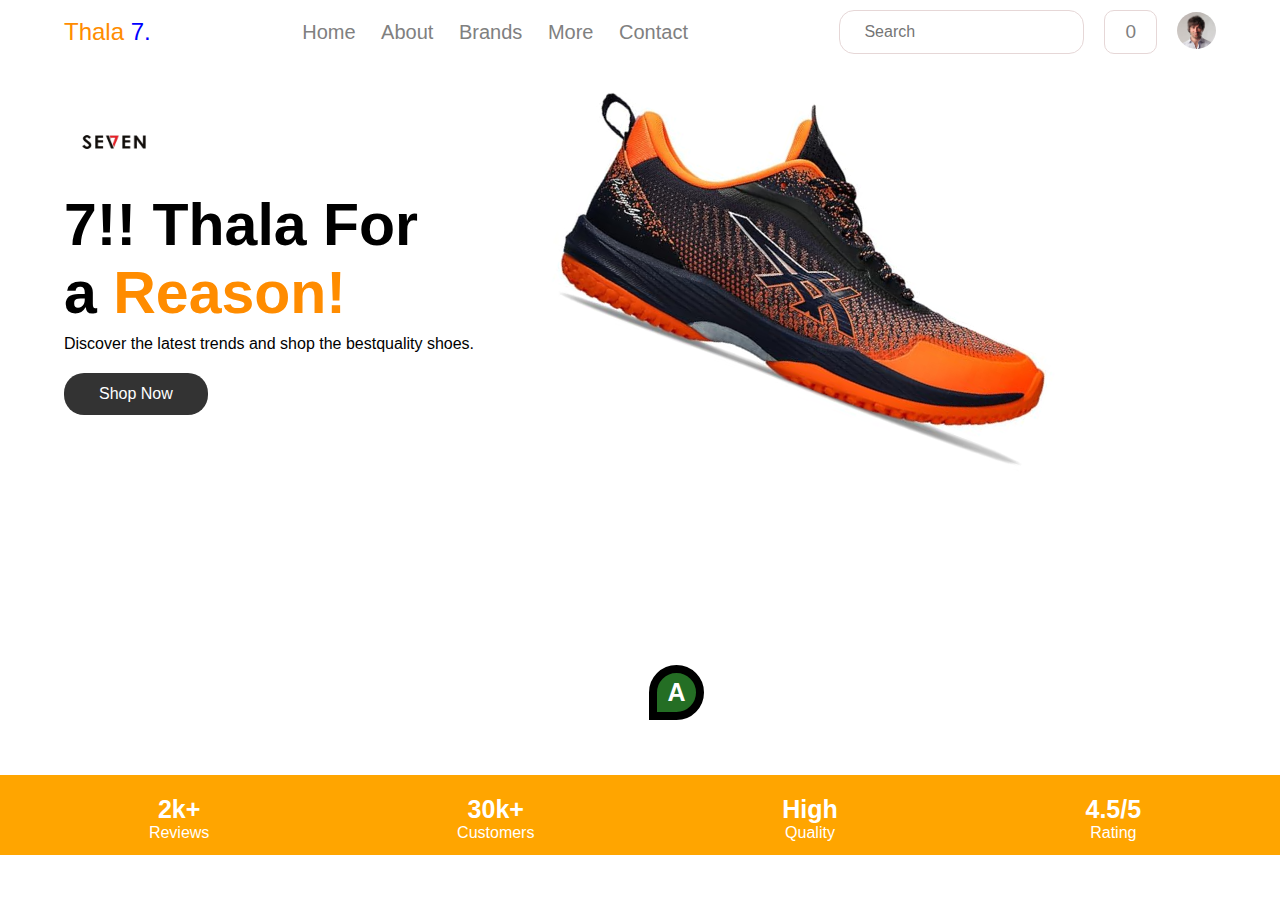
<file: project/index.html>
<!DOCTYPE html>
<html lang="en">

<head>
    <meta charset="UTF-8">
    <meta name="viewport" content="width=device-width, initial-scale=1.0">
    <title>Thala 7 sneaker shoe</title>
    <link rel="stylesheet" href="https://cdnjs.cloudflare.com/ajax/libs/font-awesome/6.5.1/css/all.min.css"
        integrity="sha512-DTOQO9RWCH3ppGqcWaEA1BIZOC6xxalwEsw9c2QQeAIftl+Vegovlnee1c9QX4TctnWMn13TZye+giMm8e2LwA=="
        crossorigin="anonymous" referrerpolicy="no-referrer" />
    <link rel="stylesheet" href="style.css">
</head>

<body>
    <div class="main-contener">
        <div class="main-contener1">
            <header class="navbar">
                <div class="logo">Thala <span>7.</span></div>
                <nav class="menu">
                    <ul>
                        <li><a href="#">Home</a></li>
                        <li><a href="#">About</a></li>
                        <li><a href="#">Brands</a>
                            <i class="fa-solid fa-chevron-down down" style="font-size: 10px; cursor: pointer;"></i>
                        </li>
                        <li><a href="#">More</a>
                            <i class="fa-solid fa-chevron-down down" style="font-size: 10px; cursor: pointer;"></i>
                        </li>
                        <li><a href="#">Contact</a></li>
                    </ul>
                </nav>
                <div class="actions">
                    <form>
                        <div class="search">
                            <i class="fa fa-search"></i>
                            <input class="search-input" type="text" placeholder="Search">
                        </div>
                    </form>

                    <div class="cart-icon">
                        <i class="fas fa-shopping-bag"></i>
                        <span>0</span>
                    </div>
                    <div class="profile-picture">
                        <img src="pic.jpeg">
                    </div>
                </div>
            </header>
            <section class="hero">
                <div class="hero-content">
                    <div class="left">
                        <img src="logo-removebg-preview.png" style="height: 90px; width: 100px; ">
                        <h1>7!! Thala For <br /> a <span>Reason!</span></h1>
                        <p>Discover the latest trends and shop the bestquality shoes.</p>
                        <a href="shoes.html" class="btn">Shop Now</a>
                    </div>

                    <div class="right">
                        <img src="1.jpeg" alt="Sneaker">
                    </div>
                </div>
                <div class="tag">A</div>
            </section>
        </div>
        <div class="main">
            <div class="footer">
                <div class="review">
                    <i class="fa-solid fa-comments"></i>
                    <div class="rev">
                        <span class="h1">2k+</span>
                        <span>Reviews</span>
                    </div>
                </div>
                <div class="review">
                    <i class="fa-solid fa-users"></i>
                    <div class="rev">
                        <span class="h1">30k+</span>
                        <span>Customers</span>
                    </div>
                </div>
                <div class="review">
                    <i class="fa-solid fa-ranking-star"></i>
                    <div class="rev">
                        <span class="h1">High</span>
                        <span>Quality</span>
                    </div>
                </div>
                <div class="review">
                    <i class="fa-solid fa-star-half-stroke"></i>
                    <div class="rev">
                        <span class="h1">4.5/5</span>
                        <span>Rating</span>
                    </div>
                </div>
            </div>
        </div>
    </div>
</body>
</html>
</file>
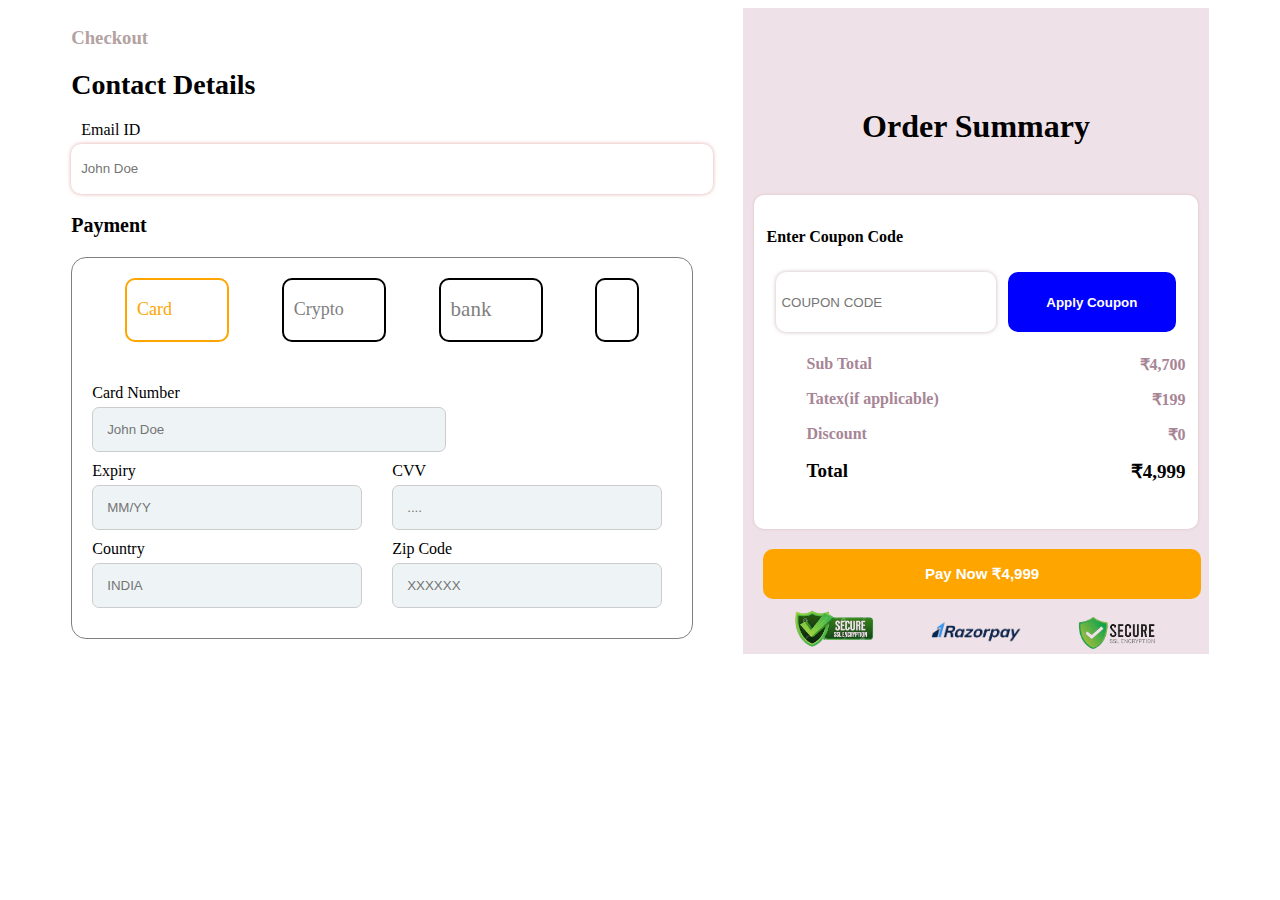
<file: project/pay.html>
<!DOCTYPE html>
<html lang="en">

<head>
    <meta charset="UTF-8" />
    <meta name="viewport" content="width=device-width, initial-scale=1.0" />
    <title>Checkout Page</title>
    <link rel="stylesheet" href="https://cdnjs.cloudflare.com/ajax/libs/font-awesome/6.5.1/css/all.min.css"
        integrity="sha512-DTOQO9RWCH3ppGqcWaEA1BIZOC6xxalwEsw9c2QQeAIftl+Vegovlnee1c9QX4TctnWMn13TZye+giMm8e2LwA=="
        crossorigin="anonymous" referrerpolicy="no-referrer" />
    <link rel="stylesheet" href="pay.css" />
</head>
<body>
    <div class="container">
        <div class="left">
            <h3 style="color: rgb(179, 162, 162)">Checkout</h3>
            <div class="contact-details">
                <h2 style="margin: 20px 0;">Contact Details</h2>
                <label for="email">Email ID</label>
                <input type="email" id="email" name="email" required placeholder="John Doe" />
            </div>
            <h3 class="left-heading">Payment</h3>
            <div class="pay-details">
                <div class="card-details">
                    <div style="border: 2px solid orange; color: orange">
                        <i style="font-size: 18px;" class="fa-regular fa-credit-card"></i>
                         <span style="font-size: 18px;">Card</span>
                    </div>
                    <div>
                        <i style="font-size: 18px;" class="fa-solid fa-bitcoin-sign"></i>
                        <span style="font-size: 18px;">Crypto</span>
                    </div>

                    <div>
                        <i style="font-size: 18px;" class="fa-solid fa-building-columns"></i>
                        <span style="font-size: 21px;">bank</span>
                    </div>
                    <div>
                        <i class="fa-solid fa-ellipsis-vertical dot"></i>
                    </div>
                </div>
                <div class="card-form">
                    <div>
                        <label for="cardNumber">Card Number</label>
                        <input type="text" id="cardNumber" name="cardNumber" placeholder="John Doe" required
                            style="background-color: rgb(238, 244, 246)" />
                    </div>
                </div>
                <div class="form-card">
                    <div>
                        <label for="expiry">Expiry</label>
                        <input type="text" id="expiry" name="expiry" placeholder="MM/YY" required
                            style="background-color: rgb(238, 244, 246)" />
                    </div>
                    <div>
                        <label for="cvv">CVV</label>
                        <input type="text" id="cvv" name="cvv" placeholder="...." required
                            style="background-color: rgb(238, 244, 246)" />
                    </div>
                </div>
                <div class="form-card1">
                    <div>
                        <label for="country">Country</label>
                        <input type="text" id="country" name="country" placeholder="INDIA" required
                            style="background-color: rgb(238, 244, 246)" />
                    </div>
                    <div>
                        <label for="zip">Zip Code</label>
                        <input type="text" id="zip" name="zip" placeholder="XXXXXX" required
                            style="background-color: rgb(238, 244, 246)" />
                    </div>
                </div>
            </div>
        </div>

        <div class="right">
            <h1 id="Order">Order Summary</h1>
            <div class="right-top">
                <div class="payment-section">
                    <p>Enter Coupon Code</p>
                    <input type="text" placeholder="COUPON CODE">
                    <a href="#"><button>Apply Coupon</button></a>
                </div>
                <div class="total-data">
                    <ul>
                        <li>Sub Total</li>
                        <li>&#8377;4,700</li>
                    </ul>
                    <ul>
                        <li>Tatex(if applicable)</li>
                        <li>&#8377;199</li>
                    </ul>
                    <ul>
                        <li>Discount</li>
                        <li>&#8377;0</li>
                    </ul>
                    <ul>
                        <li>Total</li>
                        <li>&#8377;4,999</li>
                    </ul>
                </div>
            </div>
            <div class="pay-section">
                <a href="#"><button>Pay Now &#8377;4,999</button></a>
                <div class="img">
                    <img src="sec.png" alt="sec.png">
                    <img src="roz.png" alt="Rozerpay">
                    <img src="secure.png" alt="Secure">
                </div>
            </div>
        </div>

    </div>
</body>

</html>
</file>
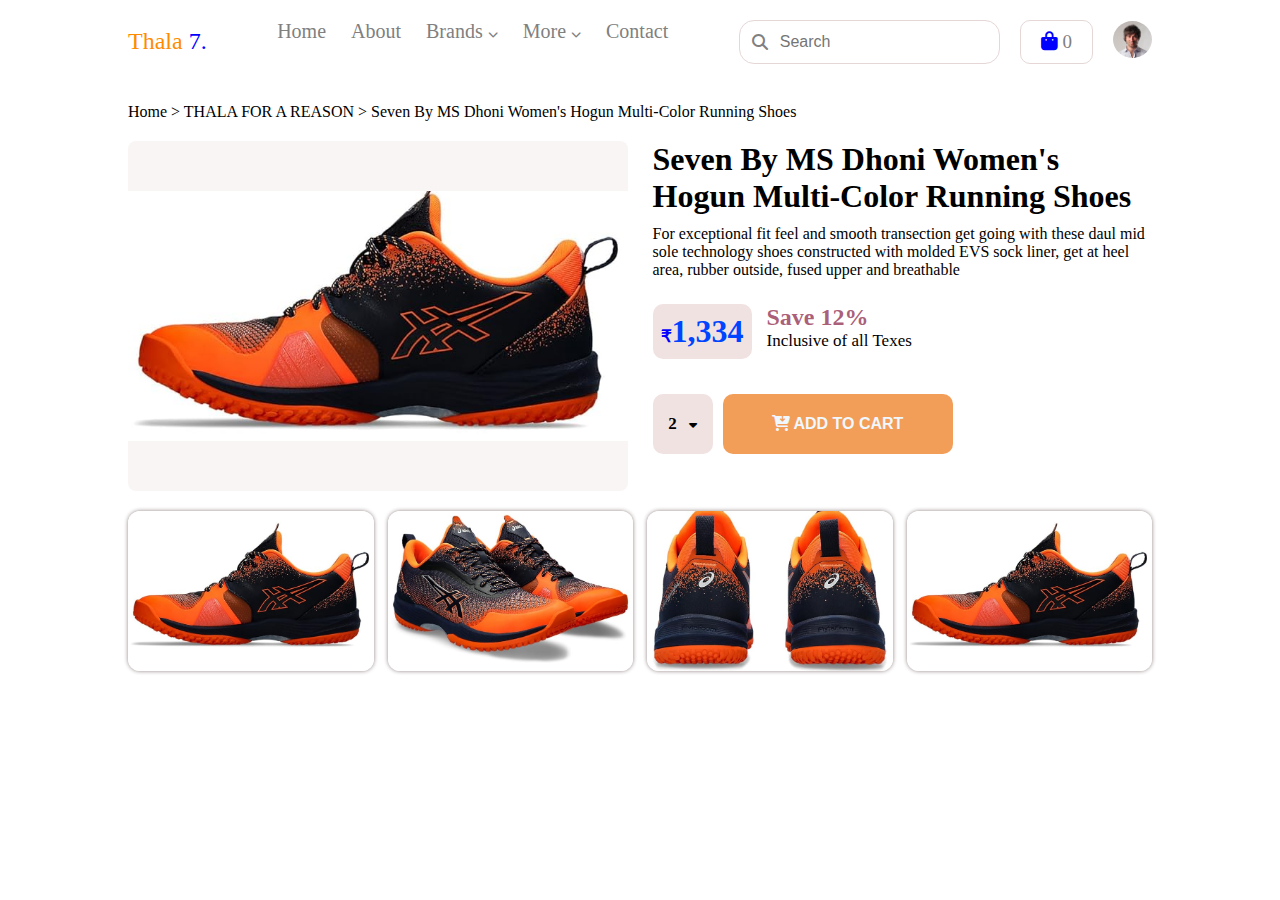
<file: project/shoes.html>
<!DOCTYPE html>
<html lang="en">

<head>
    <meta charset="UTF-8">
    <meta name="viewport" content="width=device-width, initial-scale=1.0">
    <title>Shoe Section</title>
    <link rel="stylesheet" href="https://cdnjs.cloudflare.com/ajax/libs/font-awesome/6.5.1/css/all.min.css" />
    <link rel="stylesheet" href="shoes.css">
</head>

<body>
    <div class="main">
        <nav>
            <div class="logo">Thala <span>7.</span></div>
            <nav class="menu">
                <ul>
                    <li><a href="#">Home</a></li>
                    <li><a href="#">About</a></li>
                    <li><a href="#">Brands</a>
                        <i class="fa-solid fa-chevron-down down" style="font-size: 10px; cursor: pointer;"></i>
                    </li>
                    <li><a href="#">More</a>
                        <i class="fa-solid fa-chevron-down down" style="font-size: 10px; cursor: pointer;"></i>
                    </li>
                    <li><a href="#">Contact</a></li>
                </ul>
            </nav>
            <div class="actions">
                <form>
                    <div class="search">
                        <i class="fa fa-search"></i>
                        <input class="search-input" type="text" placeholder="Search">
                    </div>
                </form>

                <div class="cart-icon">
                    <i class="fas fa-shopping-bag"></i>
                    <span>0</span>
                </div>
                <div class="profile-picture">
                    <img src="pic.jpeg">
                </div>
            </div>
        </nav>
        <p>Home > THALA FOR A REASON > Seven By MS Dhoni Women's Hogun Multi-Color Running Shoes </p>
        <div class="hero">
            <div class="left">
                <img src="2.jpeg" alt="">
            </div>
            <div class="right">
                <h1>Seven By MS Dhoni Women's Hogun Multi-Color Running Shoes</h1>
                <p>For exceptional fit feel and smooth transection get going with these daul mid sole technology shoes
                    constructed with molded EVS sock liner, get at heel area, rubber outside, fused upper and breathable
                </p>
                <div class="price">
                    <h1><span style="font-size: 17px;">&#8377;</span>1,334</h1>
                    <div class="saveper">
                        <h2>Save 12%</h2>
                        <p class="tex">Inclusive of all Texes</p>
                    </div>
                </div>
                <div class="addcartbtn">
                    <h2 class="selection"> 2 <i class="fa-solid fa-sort-down"></i></h2>
                    <a href="shopingCart.html"><button class="btn"><span><i class="fa-solid fa-cart-arrow-down"> </i> </span> ADD TO CART </button></a>
                </div>
            </div>
        </div>
        <div class="imgcontenar">
            <img src="2.jpeg" alt="">
            <img src="3.jpeg" alt="">
            <img src="4.jpeg" alt="">
            <img src="5.jpeg" alt="">
        </div>
    </div>
</body>

</html>
</file>
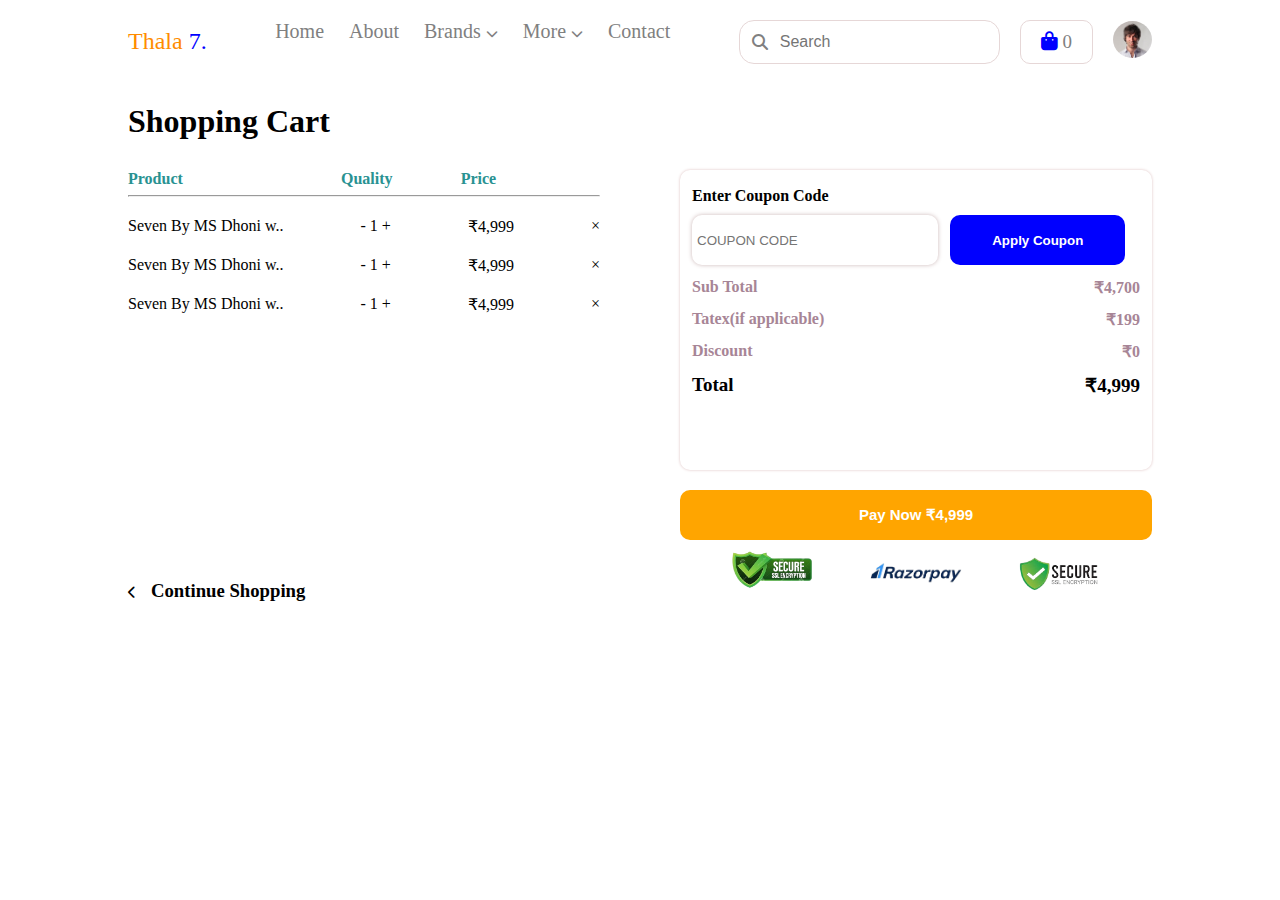
<file: project/shopingCart.html>
<!DOCTYPE html>
<html lang="en">

<head>
    <meta charset="UTF-8">
    <meta name="viewport" content="width=device-width, initial-scale=1.0">
    <title>Document</title>
    <link rel="stylesheet" href="shopingCart.css">
    <link rel="stylesheet" href="https://cdnjs.cloudflare.com/ajax/libs/font-awesome/6.5.1/css/all.min.css" />
</head>

<body>
    <div class="main">
        <nav>
            <div class="logo">Thala <span>7.</span></div>
            <nav class="menu">
                <ul>
                    <li><a href="#">Home</a></li>
                    <li><a href="#">About</a></li>
                    <li><a href="#">Brands</a>
                        <i class="fa-solid fa-chevron-down down"></i> 
                    </li>
                    <li><a href="#">More</a>
                        <i class="fa-solid fa-chevron-down down"></i>
                    </li>
                    <li><a href="#">Contact</a></li>
                </ul>
            </nav>
            <div class="actions">
                <form>
                    <div class="search">
                        <i class="fa fa-search"></i>
                        <input class="search-input" type="text" placeholder="Search">
                    </div>
                </form>

                <div class="cart-icon">
                    <i class="fas fa-shopping-bag"></i>
                    <span>0</span>
                </div>
                <div class="profile-picture">
                    <img src="pic.jpeg">
                </div>
            </div>
        </nav>
        <h1>Shopping Cart</h1>
        <div class="hero">
            <div class="left">
                <div class="table-head">
                    <ul>
                        <li>Product</li>
                        <li class="Quality">Quality</li>
                        <li>Price</li>
                    </ul>
                </div>
                <hr>
                <div class="table-data">
                    <ul>
                        <li>Seven By MS Dhoni w..</li>
                        <li>- 1 +</li>
                        <li>&#8377;4,999</li>
                        <li>&times;</li>
                    </ul>
                    <ul>
                        <li>Seven By MS Dhoni w..</li>
                        <li>- 1 +</li>
                        <li>&#8377;4,999</li>
                        <li>&times;</li>
                    </ul>
                    <ul>
                        <li>Seven By MS Dhoni w..</li>
                        <li>- 1 +</li>
                        <li>&#8377;4,999</li>
                        <li>&times;</li>
                    </ul>
                </div>

            </div>
            <div class="right">
                <div class="right-top">
                    <div class="payment-section">
                        <p>Enter Coupon Code</p>
                        <input type="text" placeholder="COUPON CODE">
                       <a href="#"><button>Apply Coupon</button></a>
                    </div>
                    <div class="total-data">
                        <ul>
                            <li>Sub Total</li>
                            <li>&#8377;4,700</li>
                        </ul>
                        <ul>
                            <li>Tatex(if applicable)</li>
                            <li>&#8377;199</li>
                        </ul>
                        <ul>
                            <li>Discount</li>
                            <li>&#8377;0</li>
                        </ul>
                        <ul>
                            <li>Total</li>
                            <li>&#8377;4,999</li>
                        </ul>
                    </div>
                </div>
                <div class="pay-section">
                   <a href="pay.html"> <button>Pay Now &#8377;4,999</button></a>
                    <div class="img">
                        <img src="sec.png" alt="sec.png">
                        <img src="roz.png" alt="Rozerpay">
                        <img src="secure.png" alt="Secure">
                    </div>
                </div>
            </div>
        </div>
        <div class="back">
            <h3><i class="fa-solid fa-chevron-left"> </i>Continue Shopping</h3>
        </div>
    </div>
</body>

</html>
</file>
<file: project/style.css>
*{
    margin: 0;
    padding: 0;
    box-sizing: border-box;
}
body {
    font-family: Arial, sans-serif;
}
.main-contener{
    width: 100%;
    height: 100vh;
}
.main-contener1{
    width: 90%;
    margin: auto;
}
.navbar {
    position: relative;
    display: flex;
    justify-content: space-between;
    align-items: center;
    padding: 10px 0px;
    background-color: #fff;
    color: gray;
    z-index: 9;
}

.logo {
    font-size: 24px;
    color: darkorange;
}

.logo span {
    color: blue;
}

.menu ul {
    list-style-type: none;
    padding: 0;
    margin: 0;
    font-size: 20px;
}

.menu ul li {
    display: inline;
    margin-right: 20px;
}

.menu ul li:last-child {
    margin-right: 0;
}

.menu ul li a {
    color: gray;
    text-decoration: none;
}


.actions {
    display: flex;
    align-items: center;
}

.actions>div {
    margin-left: 20px;
}

.search {
    --padding: 12px;
    width: max-content;
    align-items: center;
    display: flex;
    padding: var(--padding);
    border-radius: 15px;
    border: 0.1px solid rgb(230, 215, 215);
}

.search-input {
    font-size: 16px;
    font-family: 'Lexend', sans-serif;
    color: hsla(0, 16%, 74%, 0.918);
    margin-left: var(--padding);
    outline: none;
    border: none;
    background: transparent;
}

.cart-icon {
    border: 0.1px solid rgb(230, 215, 215);
    color: blue;
    padding: 10px 20px;
    border-radius: 10px;
    font-size: 19px;
}

.cart-icon span {
    color: gray;

}

.profile-picture img {
    border-radius: 50%;
    height: 37px;
    width: 39px;
}

.hero {
    background-color: #fff;
    height: 79vh;
}

.hero-content {
    display: flex;
    justify-content: center;
    align-items: center;
    gap: 40px;
}
.left{
    width: 40%;
}

.left h1 {
    font-size: 59px;
    margin-bottom: 8px;
}

.left span {
    color: darkorange;
}

.btn {
    display: inline-block;
    padding: 12px 35px;
    background-color: #333;
    color: #fff;
    text-decoration: none;
    border-radius: 20px;
    margin: 20px 0;
}

.right {
    width: 60%;
}

.right img {
    width: 80%;
    height: 100%;
    object-fit: cover;
    rotate: 20deg;
}
.tag{
    position: absolute;
    height: 55px;
    width: 55px;
    padding: 5px;
    background-color: rgb(36, 110, 36);
    border: 8px solid black;
    border-radius: 50% 50% 50% 0;
    right: 45%;
    bottom: 20%;
    text-align: center;
    font-size: 25px;
    font-weight: bolder;
    color: #fff;
    justify-content: center;
}

.main {
    position: relative;
    height: 80px;
    background-color: orange;
    padding: 20px;
    z-index: 1;
}

.footer {
    display: flex;
    justify-content: space-around;
    width: 100%;
}

.review {
    display: flex;
    gap: 10px;
}

.review img {
    width: 40px;
    height: 40px;
}

.rev {
    display: grid;
    text-align: center;
}

.h1 {
    font-size: 25px;
    font-weight: bold;
}

.review span {
    color: #fff;
}

.footer i {
    font-size: 30px;
    padding-top: 8px;
    color: #fff;
}
</file>
<file: project/pay.css>
.container {
    display: flex;
    width: 90%;
    margin: 15px;
    margin: auto;
    gap: 50px;
}

.left-container {
    width: 50%;
}

.left-heading {
    font-size: 20px;
}

.card-details {
    display: flex;
    justify-content: space-evenly;
}

.card-details div {
    width: 80px;
    height: 40px;
    padding: 10px;
    border-radius: 10px;
    color: gray;
    margin: 10px 10px 0;
    display: grid;
    border: 2px solid black;
}

.dot {
    font-size: 23px;
    padding: 10px 5px;
}

.card-details div:last-child {
    width: 20px;
}

.pay-details {
    border: 1px solid grey;
    height: 360px;
    width: 600px;
    border-radius: 15px;
    padding: 10px;
}

h2 {
    font-size: 28px;
}

.card-form {
    margin-top: 7%;
    width: 120%;
}

.form-card {
    width: 100%;
    display: flex;
}

.form-card div {
    width: 100%;
}

.form-card div:first-child {
    display: grid;
}

.form-card div:last-child {
    display: grid;
}

.form-card div input,
.form-card1 div input {
    width: 80%;
}

.form-card1 {
    width: 100%;
    display: flex;
}

.form-card1 div {
    width: 100%;
}

.form-card1 div:first-child {
    display: grid;
}

.form-card1 div:last-child {
    display: grid;
}

label {
    display: flex;
    margin-bottom: 5px;
    margin-left: 10px;
}

#email {
    width: 100%;
    height: 50px;
    border-radius: 10px;
    border: none;
    box-shadow: 0 0 4px rgb(226, 168, 168);
    padding: 0 10px;
}

input[type="text"] {
    margin-left: 10px;
    width: 45%;
    padding: 14px;
    margin-bottom: 10px;
    border: 1px solid #ccc;
    border-radius: 7px;
}


.right {
    width: 50%;
    height: 100%;
    background-color: #eee1e7;
    margin: auto;
}

#Order {
    text-align: center;
    margin: 100px 0 50px;

}

.right-top {
    width: 90%;
    height: 300px;
    box-shadow: 0 0 3px #ddc0c0;
    border-radius: 10px;
    padding: 17px 12px;
    background-color: #fff;
    margin: auto;
}

.payment-section {
    font-weight: bold;
}

.payment-section input {
    border: none;
    width: 50%;
    height: 50px;
    padding: 5px;
    border-radius: 10px;
    box-shadow: 0 0 4px #c7b2b2ea;
    margin-top: 10px;
}

.payment-section button {
    margin-left: 8px;
    width: 40%;
    height: 60px;
    border-radius: 10px;
    border: none;
    font-weight: bold;
    background-color: blue;
    color: #fff;
}

.total-data ul {
    display: flex;
    justify-content: space-between;
    list-style: none;
    margin-top: 13px;
}

.total-data ul li {
    color: #a78596;
    font-weight: bold;
}

.total-data ul:last-child li {
    color: black;
    font-size: 19px;
    font-weight: bold;
}

.pay-section button {
    width: 94%;
    height: 50px;
    border: none;
    border-radius: 10px;
    background-color: orange;
    color: #fff;
    font-size: 15px;
    font-weight: bold;
    margin: 20px 0 10px 20px;
    cursor: pointer;
}

.img {
    width: 100%;
    height: 100%;
    display: flex;
    justify-content: space-evenly;
}

img {
    width: 22%;
    height: 45px;
    object-fit: cover;
}

.back {
    margin: 40px 0;
    cursor: pointer;
}

.back i {
    padding-right: 15px;
    font-size: 13px;
}
</file>
<file: project/shoes.css>
* {
    margin: 0;
    padding: 0;
    box-sizing: border-box;
}
.main {
    width: 80%;
    margin: auto;
}

nav{
    text-align: center;
    margin-bottom: 20px;
    display: flex;
    justify-content: space-between;
    align-items: center;
    padding: 10px 0px;
    background-color: #fff;
    color: gray;
}

.logo {
    font-size: 24px;
    color: darkorange;
}

span {
    color: blue;
}

.menu ul {
    list-style-type: none;
    padding: 0;
    margin: 0;
    font-size: 20px;
}

.menu ul li {
    display: inline;
    margin-right: 20px;
}

.menu ul li:last-child {
    margin-right: 0;
}

.menu ul li a {
    color: gray;
    text-decoration: none;
}


.actions {
    display: flex;
    align-items: center;
}

.actions>div {
    margin-left: 20px;
}

.search {
    --padding: 12px;
    width: max-content;
    align-items: center;
    display: flex;
    padding: var(--padding);
    border-radius: 15px;
    border: 0.1px solid rgb(230, 215, 215);
}

.search-input {
    font-size: 16px;
    font-family: 'Lexend', sans-serif;
    color: hsla(0, 16%, 74%, 0.918);
    margin-left: var(--padding);
    outline: none;
    border: none;
    background: transparent;
}

.cart-icon {
    border: 0.1px solid rgb(230, 215, 215);
    color: blue;
    padding: 10px 20px;
    border-radius: 10px;
    font-size: 19px;
}

.cart-icon span {
    color: gray;

}

.profile-picture img {
    border-radius: 50%;
    height: 37px;
    width: 39px;
}

.hero {
    width: 100%;
    height: 350px;
    display: flex;
    gap: 25px;
    margin: 20px 0;
}

.left {
    width: 50%;
    background-color: rgb(250, 245, 245);
    border-radius: 8px;
}

.left img {
    width: 100%;
    height: 100%;
    padding: 50px 0;
    object-fit: cover;
}

.right {
    width: 50%;
}
.right h1{
    margin-bottom: 10px;
}

.price {
    display: flex;
    margin: 25px 0;
}

.price h1 {
    width: 99px;
    height: 55px;
    border-radius: 10px;
    padding: 9px 8px;
    background: rgb(241, 226, 226);
    color: rgb(0, 68, 255);
}

.saveper {
    padding: 0 15px;
}

.saveper h2 {
    color: rgba(163, 80, 108, 0.904);
}

.tex {
    font-size: 17px;
    font-weight: 500;
}

.addcartbtn {
    display: flex;
}

.selection {
    width: 60px;
    height: 60px;
    border-radius: 10px;
    border: none;
    font-weight: bold;
    font-size: 17px;
    display: flex;
    justify-content: center;
    text-align: center;
    padding-top: 20px;
    background: rgb(241, 226, 226);
}

.selection i {
    font-size: 13px;
    padding: 2px 0px 0 12px;
    cursor: pointer;
}

.btn {
    width: 230px;
    height: 60px;
    border: none;
    border-radius: 10px;
    font-size: 16px;
    margin: 0 10px;
    font-weight: bold;
    color: aliceblue;
    background-color: rgba(240, 129, 39, 0.774);
    cursor: pointer;
}
.btn i{
    color: aliceblue;
}

.imgcontenar {
    height: 160px;
    display: flex;
    gap: 14px;
}

.imgcontenar img {
    width: 400px;
    height: 100%;
    border-radius: 12px;
    box-shadow: 0 0 4px rgb(146, 131, 131);

}

.imgcontenar img:nth-child(1) {
    width: 400px;
    height: 100%;
    object-fit: cover;
}

.imgcontenar img:nth-child(2) {
    width: 400px;
    height: 100%;
    object-fit: cover;
}

.imgcontenar img:nth-child(3) {
    width: 400px;
    height: 100%;
    object-fit: cover;
}

.imgcontenar img:nth-child(4) {
    width: 400px;
    height: 100%;
    object-fit: cover;
}

.imgcontenar img:nth-child(5) {
    width: 400px;
    height: 100%;
    object-fit: cover;
}
</file>
<file: project/shopingCart.css>
* {
    margin: 0;
    padding: 0;
    box-sizing: border-box;
}

.main {
    width: 80%;
    margin: auto;
}

nav{
    text-align: center;
    margin-bottom: 20px;
    display: flex;
    justify-content: space-between;
    align-items: center;
    padding: 10px 0px;
    background-color: #fff;
    color: gray;
}

.logo {
    font-size: 24px;
    color: darkorange;
}

span {
    color: blue;
}

.menu ul {
    list-style-type: none;
    padding: 0;
    margin: 0;
    font-size: 20px;
}

.menu ul li {
    display: inline;
    margin-right: 20px;
}

.menu ul li:last-child {
    margin-right: 0;
}

.menu ul li a {
    color: gray;
    text-decoration: none;
}


.actions {
    display: flex;
    align-items: center;
}

.actions>div {
    margin-left: 20px;
}

.search {
    --padding: 12px;
    width: max-content;
    align-items: center;
    display: flex;
    padding: var(--padding);
    border-radius: 15px;
    border: 0.1px solid rgb(230, 215, 215);
}
.down{
    font-size: 12px;
}

.search-input {
    font-size: 16px;
    font-family: 'Lexend', sans-serif;
    color: hsla(0, 16%, 74%, 0.918);
    margin-left: var(--padding);
    outline: none;
    border: none;
    background: transparent;
}

.cart-icon {
    border: 0.1px solid rgb(230, 215, 215);
    color: blue;
    padding: 10px 20px;
    border-radius: 10px;
    font-size: 19px;
}

.cart-icon span {
    color: gray;

}

.profile-picture img {
    border-radius: 50%;
    height: 37px;
    width: 39px;
}

.hero {
    width: 100%;
    height: 400px;
    display: flex;
    gap: 80px;
    padding: 30px 0;
}

.left {
    width: 50%;
    height: 100%;
}

.table-head {
    width: 100%;
    height: 25px;
}

.table-head ul {
    display: flex;
    justify-content: space-between;
    margin-right: 22%;
}

.table-head ul li {
    list-style: none;
    color: rgb(41, 146, 146);
    font-weight: bold;
}
.Quality{
    padding-left: 90px;
}
.table-data {
    width: 100%;
    height: 100%;
}

.table-data ul {
    list-style: none;
    display: flex;
    justify-content: space-between;
    margin-top: 20px;

}
.right{
    width: 50%;
    height: 100%;
    
}
.right-top{
    height: 300px;
    box-shadow: 0 0 3px #ddc0c0;
    border-radius: 10px;
    padding: 17px 12px;
}
.payment-section{
    font-weight: bold;
}
.payment-section input{
    border: none;
    width: 55%;
    height: 50px;
    padding: 5px;
    border-radius: 10px;
    box-shadow: 0 0 4px #c7b2b2ea;
    margin-top: 10px;
}
.payment-section button{
    margin-left: 8px;
    width: 39%;
    height: 50px;
    border-radius: 10px;
    border: none;
    font-weight: bold;
    background-color: blue;
    color: #fff;
    cursor: pointer;
}
.total-data ul{
    display: flex;
    justify-content: space-between;
    list-style: none;
    margin-top: 13px;
}
.total-data ul li{
    color: #a78596;
    font-weight: bold;
}
.total-data ul:last-child li{
    color: black;
    font-size: 19px;
    font-weight: bold;
}
.pay-section button{
    width: 100%;
    height: 50px;
    border: none;
    border-radius: 10px;
    background-color: orange;
    color: #fff;
    font-size: 15px;
    font-weight: bold;
    margin: 20px 0 10px 0;
    cursor: pointer;
}
.img{
    width: 100%;
    height: 100%;
    display: flex;
    justify-content: space-evenly;
}

img{
    width: 22%;
    height: 45px;
    object-fit: cover;
}
.back {
    margin: 40px 0;
    cursor: pointer;
}
.back i{
    padding-right: 15px;
    font-size: 13px;
}
</file>
